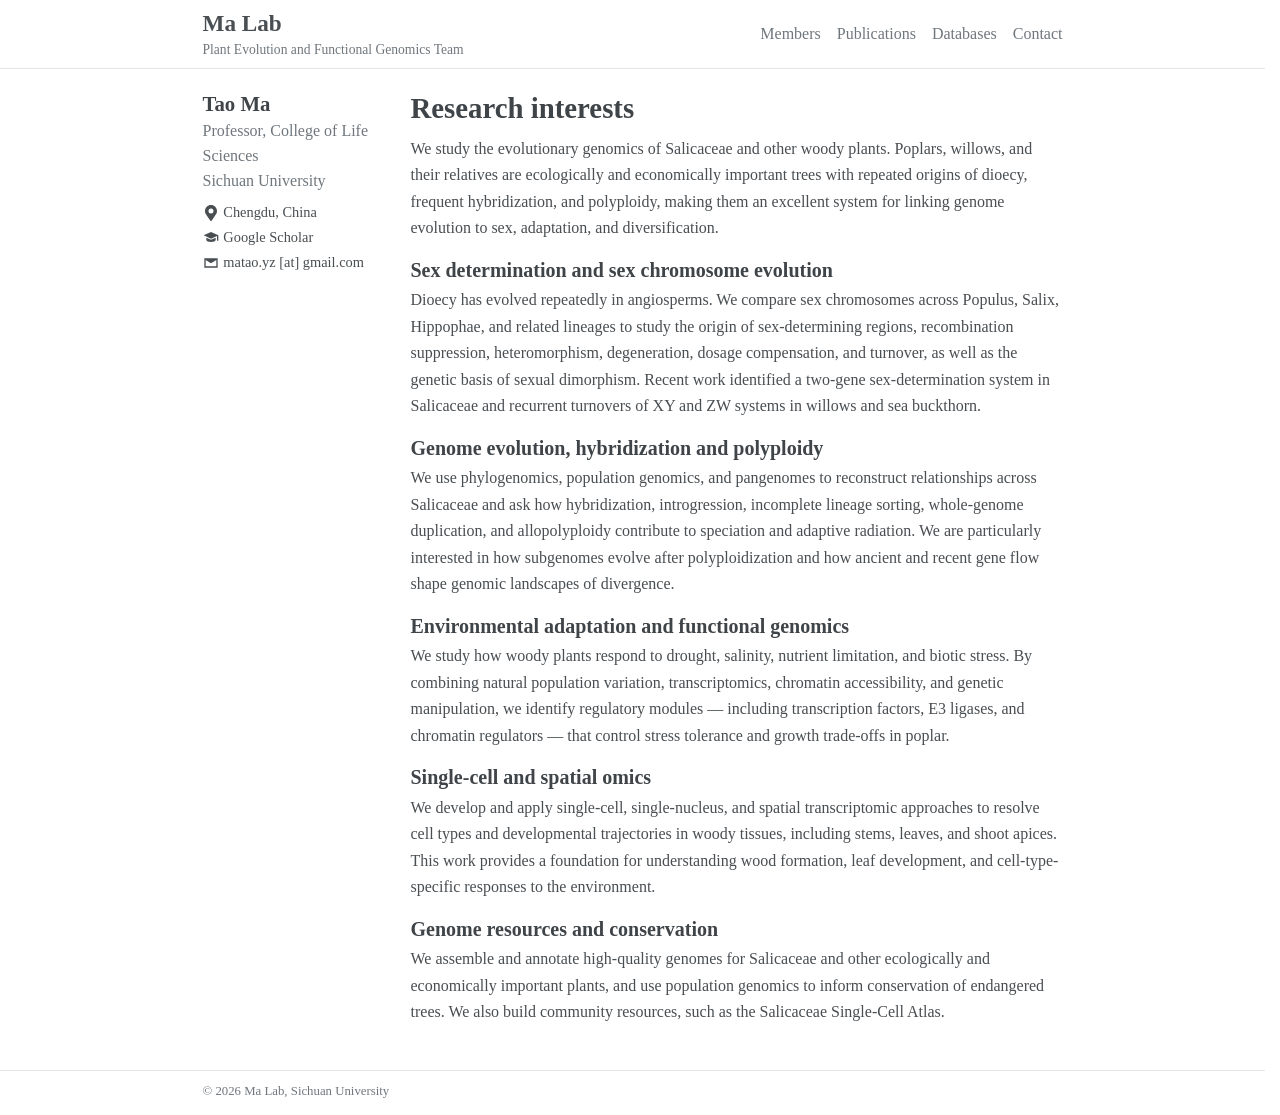
<file: index.html>
<!doctype html>
<html lang="en">
<head>
  <meta charset="utf-8">
  <meta name="viewport" content="width=device-width, initial-scale=1">
  <title>Ma Lab | Sichuan University</title>
  <meta name="description" content="The Ma Lab at Sichuan University studies the evolutionary genomics of poplars, willows and other woody plants, including sex chromosome evolution, polyploidy, environmental adaptation and single-cell biology.">
  <link rel="icon" href="favicon.svg" type="image/svg+xml">
  <link rel="stylesheet" href="css/base.css">
  <link rel="stylesheet" href="css/layout.css">
  <link rel="stylesheet" href="css/components.css">
</head>
<body data-page="home">
  <a class="skip-link" href="#main">Skip to content</a>

  <header class="masthead">
    <div class="wrap masthead-inner">
      <a class="site-title" href="index.html">Ma Lab<span class="site-tagline">Plant Evolution and Functional Genomics Team</span></a>
      <nav class="site-nav" aria-label="Main navigation">
        <a href="members.html" data-nav="members">Members</a>
        <a href="publications.html" data-nav="publications">Publications</a>
        <a href="databases.html" data-nav="databases">Databases</a>
        <a href="contact.html" data-nav="contact">Contact</a>
      </nav>
    </div>
  </header>

  <div class="wrap page page--aside">
    <aside class="profile">
      <p class="profile-name">Tao Ma</p>
      <p class="profile-role">Professor, College of Life Sciences<br>Sichuan University</p>
      <ul class="profile-links">
        <li>
          <svg class="profile-icon" viewBox="0 0 384 512" aria-hidden="true"><path d="M172.3 501.7C27 291 0 269.4 0 192 0 86 86 0 192 0s192 86 192 192c0 77.4-27 99-172.3 309.7-9.5 13.8-29.9 13.8-39.4 0zM192 272a80 80 0 1 0 0-160 80 80 0 0 0 0 160z"/></svg>
          Chengdu, China
        </li>
        <li>
          <svg class="profile-icon" viewBox="0 0 24 24" aria-hidden="true"><path d="M12 3 1 8l11 5 9-4.1V16h2V8L12 3z"/><path d="M5 11.6V15c0 1.7 3.1 3 7 3s7-1.3 7-3v-3.4l-7 3.2-7-3.2z"/></svg>
          <a href="https://scholar.google.com/citations?user=3b_uB8UAAAAJ" target="_blank" rel="noopener">Google Scholar</a>
        </li>
        <li>
          <svg class="profile-icon" viewBox="0 0 24 24" aria-hidden="true"><path d="M2 5h20v14H2V5zm2 2.4V17h16V7.4l-8 4.9-8-4.9z"/></svg>
          <a href="mailto:matao.yz@gmail.com">matao.yz [at] gmail.com</a>
        </li>
      </ul>
    </aside>

    <main class="content" id="main">
      <h1>Research interests</h1>
      <p>We study the evolutionary genomics of Salicaceae and other woody plants. Poplars, willows, and their relatives are ecologically and economically important trees with repeated origins of dioecy, frequent hybridization, and polyploidy, making them an excellent system for linking genome evolution to sex, adaptation, and diversification.</p>

      <h2>Sex determination and sex chromosome evolution</h2>
      <p>Dioecy has evolved repeatedly in angiosperms. We compare sex chromosomes across Populus, Salix, Hippophae, and related lineages to study the origin of sex-determining regions, recombination suppression, heteromorphism, degeneration, dosage compensation, and turnover, as well as the genetic basis of sexual dimorphism. Recent work identified a two-gene sex-determination system in Salicaceae and recurrent turnovers of XY and ZW systems in willows and sea buckthorn.</p>

      <h2>Genome evolution, hybridization and polyploidy</h2>
      <p>We use phylogenomics, population genomics, and pangenomes to reconstruct relationships across Salicaceae and ask how hybridization, introgression, incomplete lineage sorting, whole-genome duplication, and allopolyploidy contribute to speciation and adaptive radiation. We are particularly interested in how subgenomes evolve after polyploidization and how ancient and recent gene flow shape genomic landscapes of divergence.</p>

      <h2>Environmental adaptation and functional genomics</h2>
      <p>We study how woody plants respond to drought, salinity, nutrient limitation, and biotic stress. By combining natural population variation, transcriptomics, chromatin accessibility, and genetic manipulation, we identify regulatory modules — including transcription factors, E3 ligases, and chromatin regulators — that control stress tolerance and growth trade-offs in poplar.</p>

      <h2>Single-cell and spatial omics</h2>
      <p>We develop and apply single-cell, single-nucleus, and spatial transcriptomic approaches to resolve cell types and developmental trajectories in woody tissues, including stems, leaves, and shoot apices. This work provides a foundation for understanding wood formation, leaf development, and cell-type-specific responses to the environment.</p>

      <h2>Genome resources and conservation</h2>
      <p>We assemble and annotate high-quality genomes for Salicaceae and other ecologically and economically important plants, and use population genomics to inform conservation of endangered trees. We also build community resources, such as the Salicaceae Single-Cell Atlas.</p>
    </main>
  </div>

  <footer class="site-footer">
    <div class="wrap">
      <p>© <span data-year>2026</span> Ma Lab, Sichuan University</p>
    </div>
  </footer>

  <script src="js/main.js"></script>
</body>
</html>
</file>
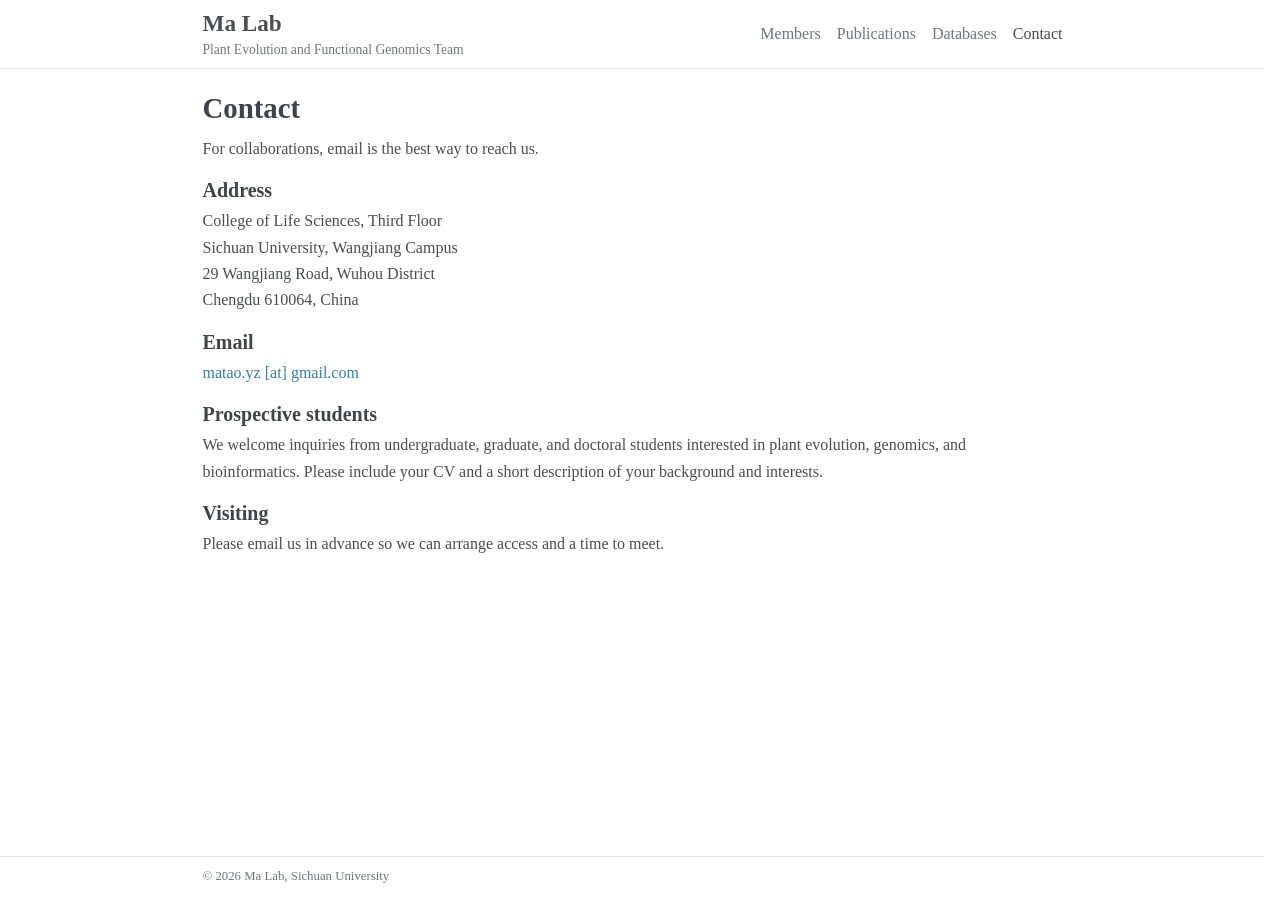
<file: contact.html>
<!doctype html>
<html lang="en">
<head>
  <meta charset="utf-8">
  <meta name="viewport" content="width=device-width, initial-scale=1">
  <title>Contact | Ma Lab</title>
  <meta name="description" content="Contact the Ma Lab at the College of Life Sciences, Sichuan University, Chengdu, China.">
  <link rel="icon" href="favicon.svg" type="image/svg+xml">
  <link rel="stylesheet" href="css/base.css">
  <link rel="stylesheet" href="css/layout.css">
  <link rel="stylesheet" href="css/components.css">
</head>
<body data-page="contact">
  <a class="skip-link" href="#main">Skip to content</a>

  <header class="masthead">
    <div class="wrap masthead-inner">
      <a class="site-title" href="index.html">Ma Lab<span class="site-tagline">Plant Evolution and Functional Genomics Team</span></a>
      <nav class="site-nav" aria-label="Main navigation">
        <a href="members.html" data-nav="members">Members</a>
        <a href="publications.html" data-nav="publications">Publications</a>
        <a href="databases.html" data-nav="databases">Databases</a>
        <a href="contact.html" data-nav="contact">Contact</a>
      </nav>
    </div>
  </header>

  <div class="wrap page">
    <main class="content" id="main">
      <h1>Contact</h1>
      <p>For collaborations, email is the best way to reach us.</p>

      <h2>Address</h2>
      <p>College of Life Sciences, Third Floor<br>Sichuan University, Wangjiang Campus<br>29 Wangjiang Road, Wuhou District<br>Chengdu 610064, China</p>

      <h2>Email</h2>
      <p><a href="mailto:matao.yz@gmail.com">matao.yz [at] gmail.com</a></p>

      <h2>Prospective students</h2>
      <p>We welcome inquiries from undergraduate, graduate, and doctoral students interested in plant evolution, genomics, and bioinformatics. Please include your CV and a short description of your background and interests.</p>

      <h2>Visiting</h2>
      <p>Please email us in advance so we can arrange access and a time to meet.</p>
    </main>
  </div>

  <footer class="site-footer">
    <div class="wrap">
      <p>© <span data-year>2026</span> Ma Lab, Sichuan University</p>
    </div>
  </footer>

  <script src="js/main.js"></script>
</body>
</html>
</file>
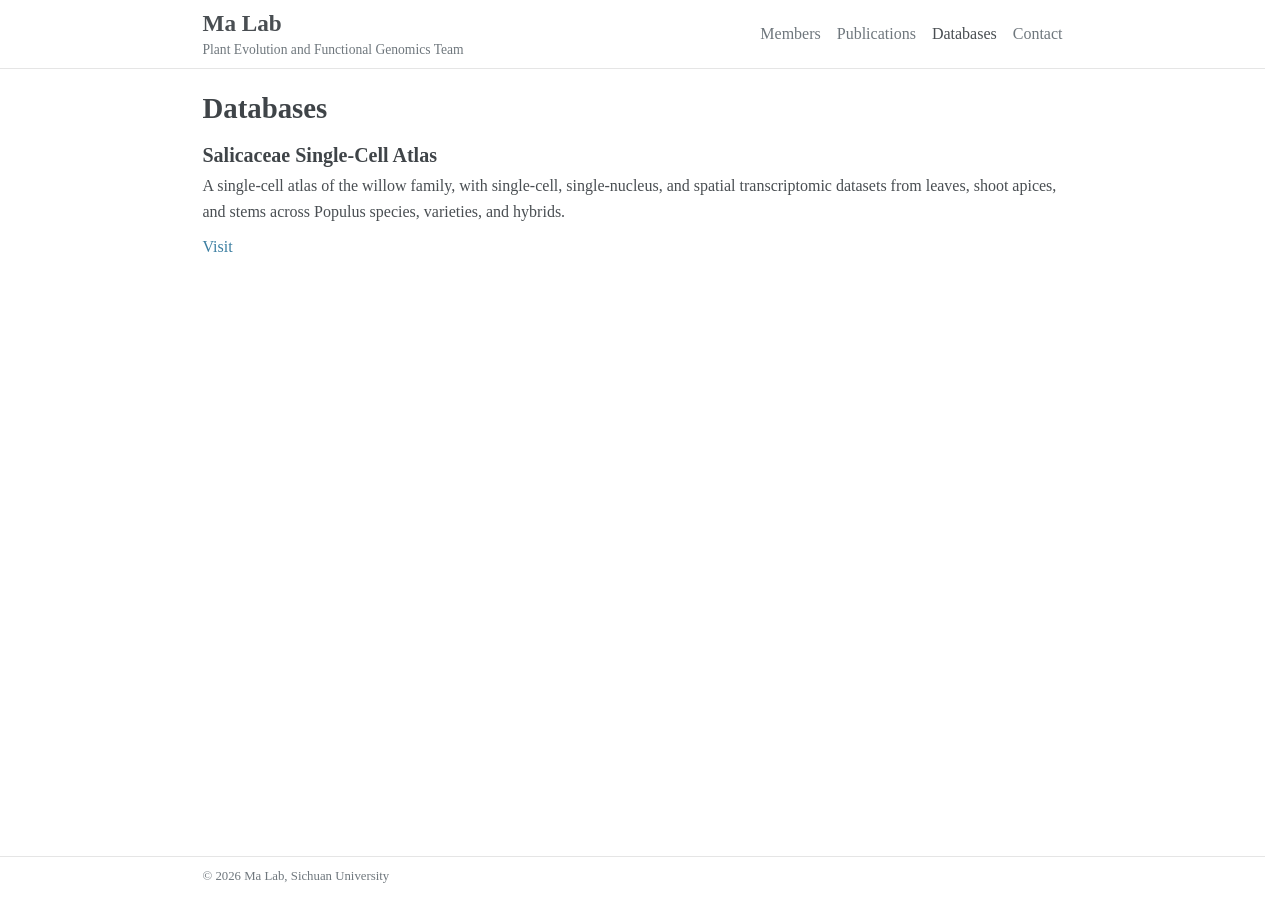
<file: databases.html>
<!doctype html>
<html lang="en">
<head>
  <meta charset="utf-8">
  <meta name="viewport" content="width=device-width, initial-scale=1">
  <title>Databases | Ma Lab</title>
  <meta name="description" content="Genomic, single-cell and omics databases and resources developed by the Ma Lab at Sichuan University.">
  <link rel="icon" href="favicon.svg" type="image/svg+xml">
  <link rel="stylesheet" href="css/base.css">
  <link rel="stylesheet" href="css/layout.css">
  <link rel="stylesheet" href="css/components.css">
</head>
<body data-page="databases">
  <a class="skip-link" href="#main">Skip to content</a>

  <header class="masthead">
    <div class="wrap masthead-inner">
      <a class="site-title" href="index.html">Ma Lab<span class="site-tagline">Plant Evolution and Functional Genomics Team</span></a>
      <nav class="site-nav" aria-label="Main navigation">
        <a href="members.html" data-nav="members">Members</a>
        <a href="publications.html" data-nav="publications">Publications</a>
        <a href="databases.html" data-nav="databases">Databases</a>
        <a href="contact.html" data-nav="contact">Contact</a>
      </nav>
    </div>
  </header>

  <div class="wrap page">
    <main class="content" id="main">
      <h1>Databases</h1>
      <h2>Salicaceae Single-Cell Atlas</h2>
      <p>A single-cell atlas of the willow family, with single-cell, single-nucleus, and spatial transcriptomic datasets from leaves, shoot apices, and stems across Populus species, varieties, and hybrids.</p>
      <p><a href="https://scu-populus.shinyapps.io/home/" target="_blank" rel="noopener">Visit</a></p>
    </main>
  </div>

  <footer class="site-footer">
    <div class="wrap">
      <p>© <span data-year>2026</span> Ma Lab, Sichuan University</p>
    </div>
  </footer>

  <script src="js/main.js"></script>
</body>
</html>
</file>
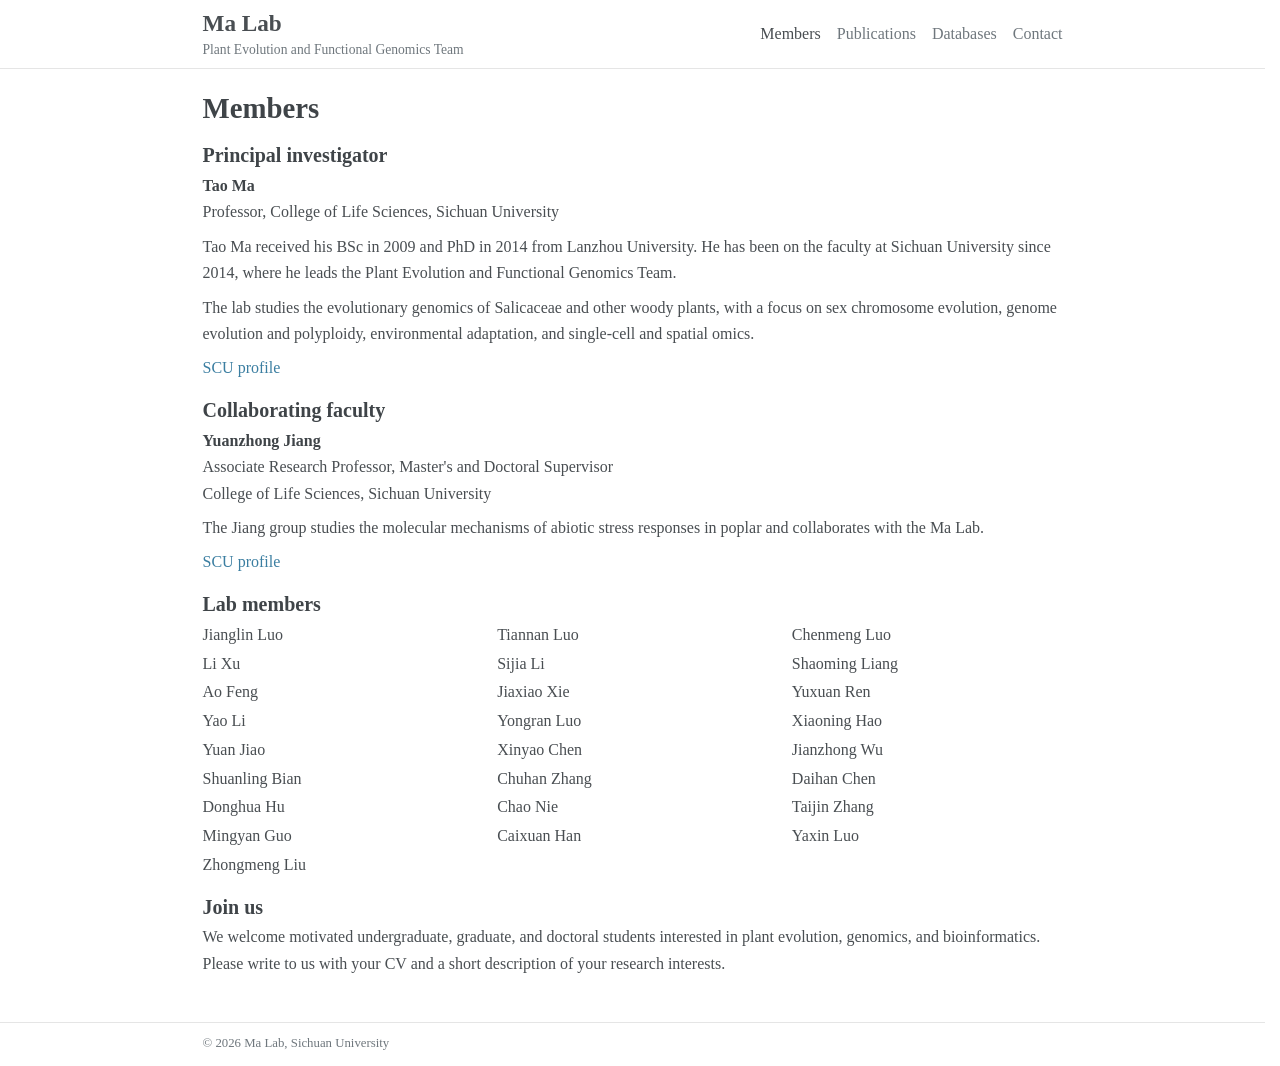
<file: members.html>
<!doctype html>
<html lang="en">
<head>
  <meta charset="utf-8">
  <meta name="viewport" content="width=device-width, initial-scale=1">
  <title>Members | Ma Lab</title>
  <meta name="description" content="People in the Ma Lab at Sichuan University: principal investigator, collaborating faculty and lab members.">
  <link rel="icon" href="favicon.svg" type="image/svg+xml">
  <link rel="stylesheet" href="css/base.css">
  <link rel="stylesheet" href="css/layout.css">
  <link rel="stylesheet" href="css/components.css">
</head>
<body data-page="members">
  <a class="skip-link" href="#main">Skip to content</a>

  <header class="masthead">
    <div class="wrap masthead-inner">
      <a class="site-title" href="index.html">Ma Lab<span class="site-tagline">Plant Evolution and Functional Genomics Team</span></a>
      <nav class="site-nav" aria-label="Main navigation">
        <a href="members.html" data-nav="members">Members</a>
        <a href="publications.html" data-nav="publications">Publications</a>
        <a href="databases.html" data-nav="databases">Databases</a>
        <a href="contact.html" data-nav="contact">Contact</a>
      </nav>
    </div>
  </header>

  <div class="wrap page">
    <main class="content" id="main">
      <h1>Members</h1>

      <h2>Principal investigator</h2>
      <p><strong>Tao Ma</strong><br>Professor, College of Life Sciences, Sichuan University</p>
      <p>Tao Ma received his BSc in 2009 and PhD in 2014 from Lanzhou University. He has been on the faculty at Sichuan University since 2014, where he leads the Plant Evolution and Functional Genomics Team.</p>
      <p>The lab studies the evolutionary genomics of Salicaceae and other woody plants, with a focus on sex chromosome evolution, genome evolution and polyploidy, environmental adaptation, and single-cell and spatial omics.</p>
      <p><a href="https://life.scu.edu.cn/info/1048/1868.htm" target="_blank" rel="noopener">SCU profile</a></p>

      <h2>Collaborating faculty</h2>
      <p><strong>Yuanzhong Jiang</strong><br>Associate Research Professor, Master's and Doctoral Supervisor<br>College of Life Sciences, Sichuan University</p>
      <p>The Jiang group studies the molecular mechanisms of abiotic stress responses in poplar and collaborates with the Ma Lab.</p>
      <p><a href="https://life.scu.edu.cn/info/1121/4437.htm" target="_blank" rel="noopener">SCU profile</a></p>

      <h2>Lab members</h2>
      <ul class="member-list">
        <li>Jianglin Luo</li>
        <li>Tiannan Luo</li>
        <li>Chenmeng Luo</li>
        <li>Li Xu</li>
        <li>Sijia Li</li>
        <li>Shaoming Liang</li>
        <li>Ao Feng</li>
        <li>Jiaxiao Xie</li>
        <li>Yuxuan Ren</li>
        <li>Yao Li</li>
        <li>Yongran Luo</li>
        <li>Xiaoning Hao</li>
        <li>Yuan Jiao</li>
        <li>Xinyao Chen</li>
        <li>Jianzhong Wu</li>
        <li>Shuanling Bian</li>
        <li>Chuhan Zhang</li>
        <li>Daihan Chen</li>
        <li>Donghua Hu</li>
        <li>Chao Nie</li>
        <li>Taijin Zhang</li>
        <li>Mingyan Guo</li>
        <li>Caixuan Han</li>
        <li>Yaxin Luo</li>
        <li>Zhongmeng Liu</li>
      </ul>

      <h2>Join us</h2>
      <p>We welcome motivated undergraduate, graduate, and doctoral students interested in plant evolution, genomics, and bioinformatics. Please write to us with your CV and a short description of your research interests.</p>
    </main>
  </div>

  <footer class="site-footer">
    <div class="wrap">
      <p>© <span data-year>2026</span> Ma Lab, Sichuan University</p>
    </div>
  </footer>

  <script src="js/main.js"></script>
</body>
</html>
</file>
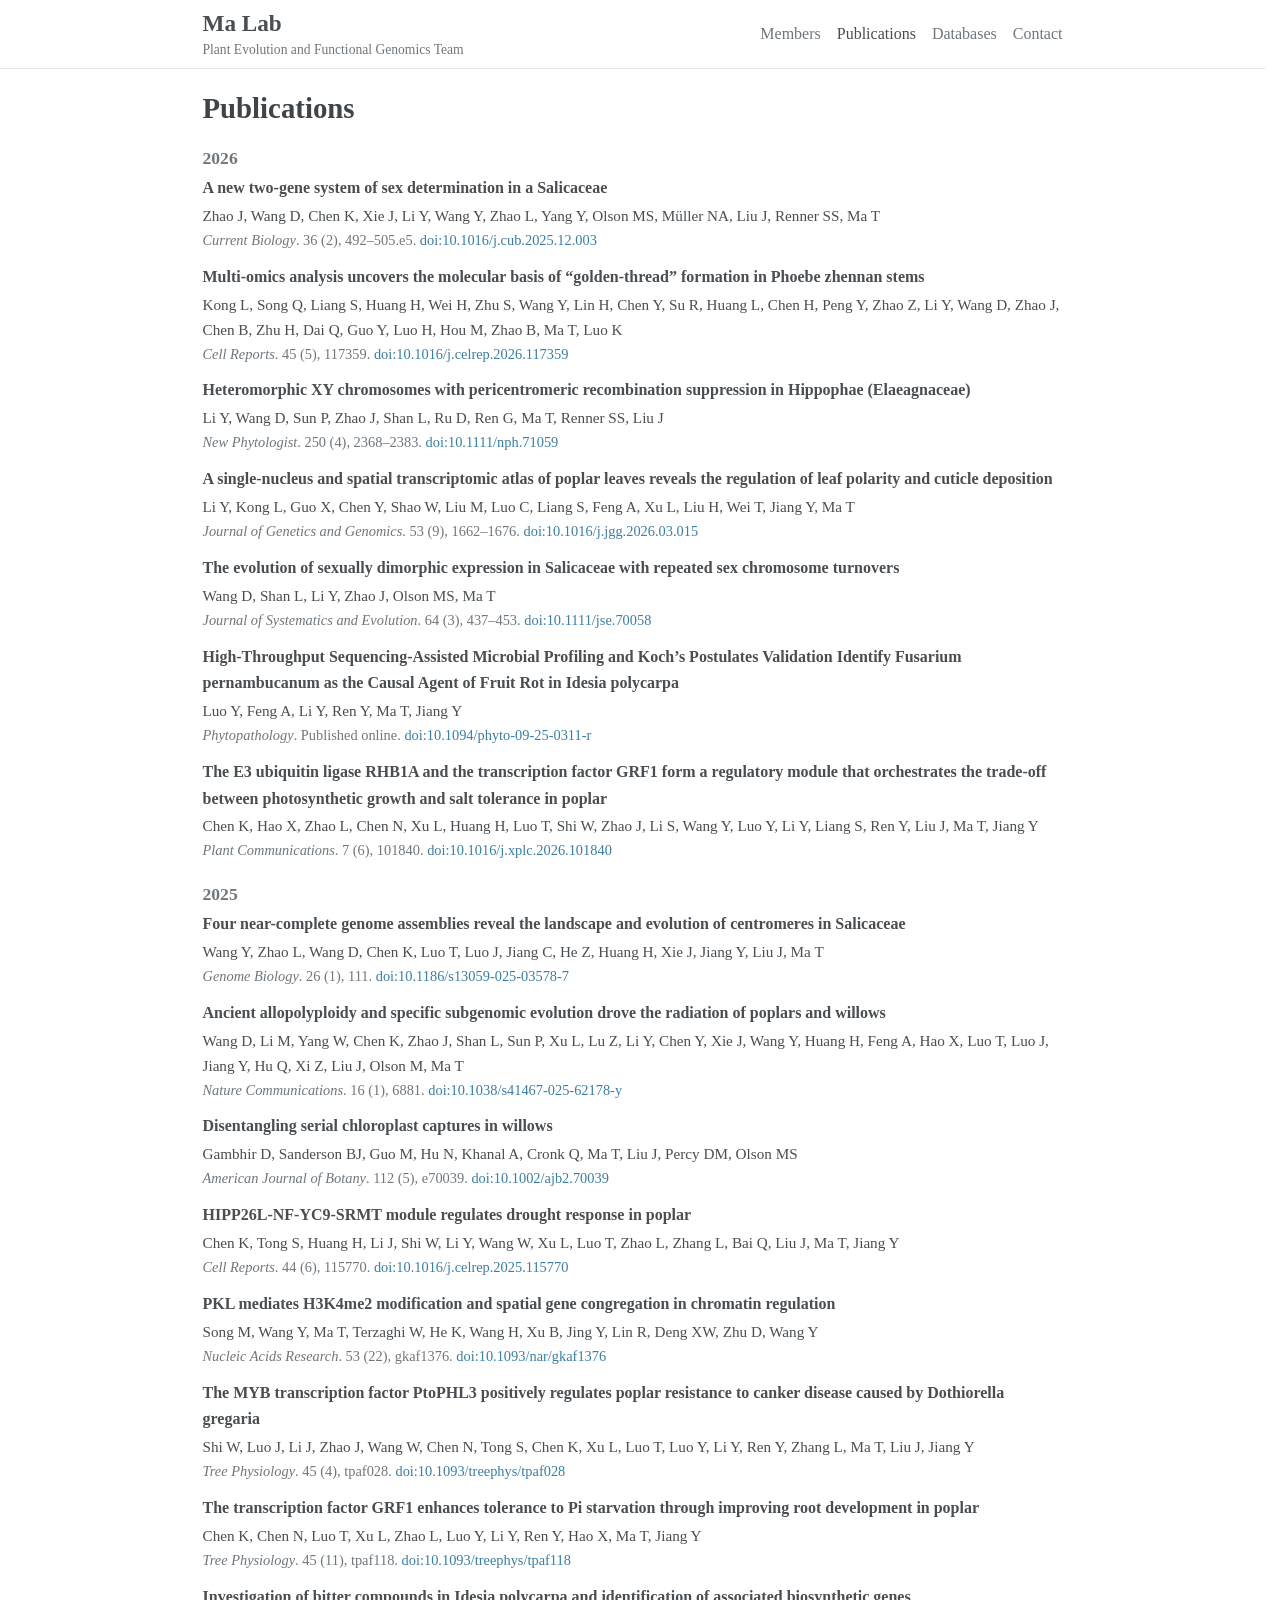
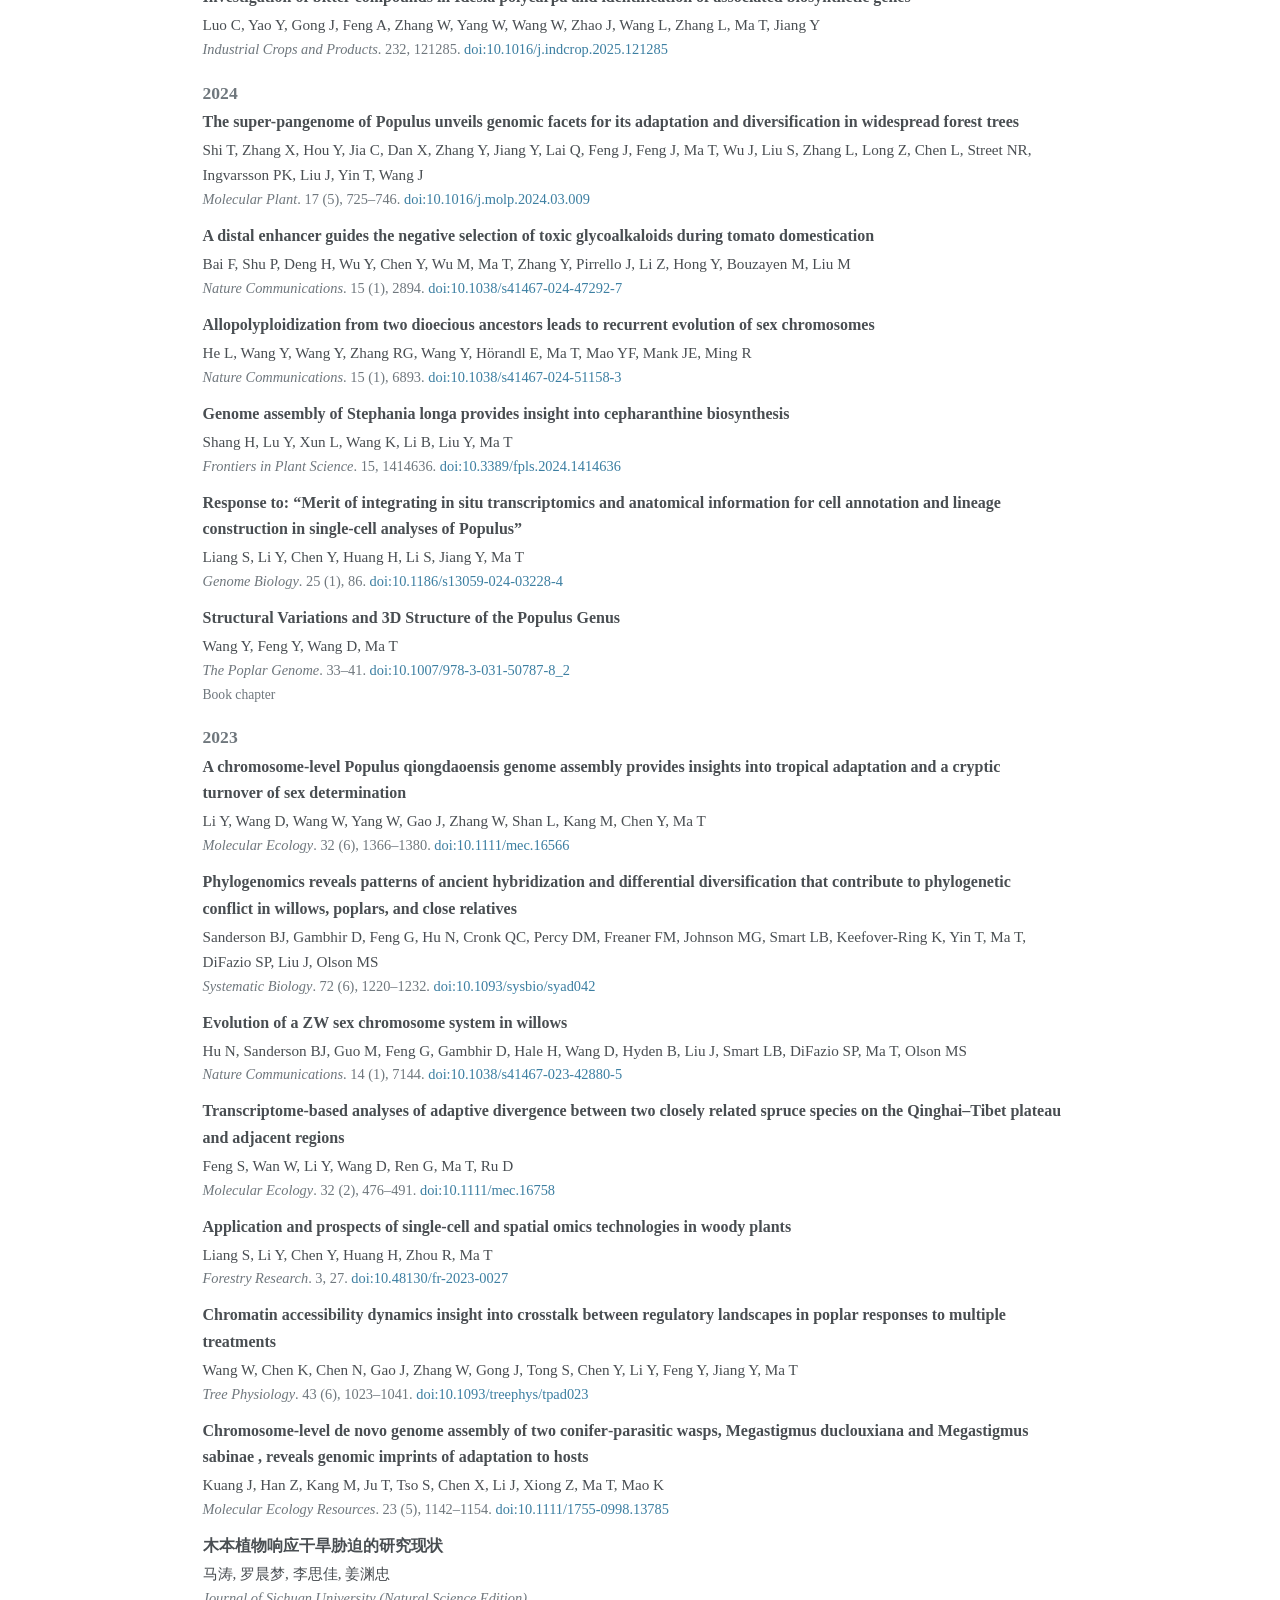
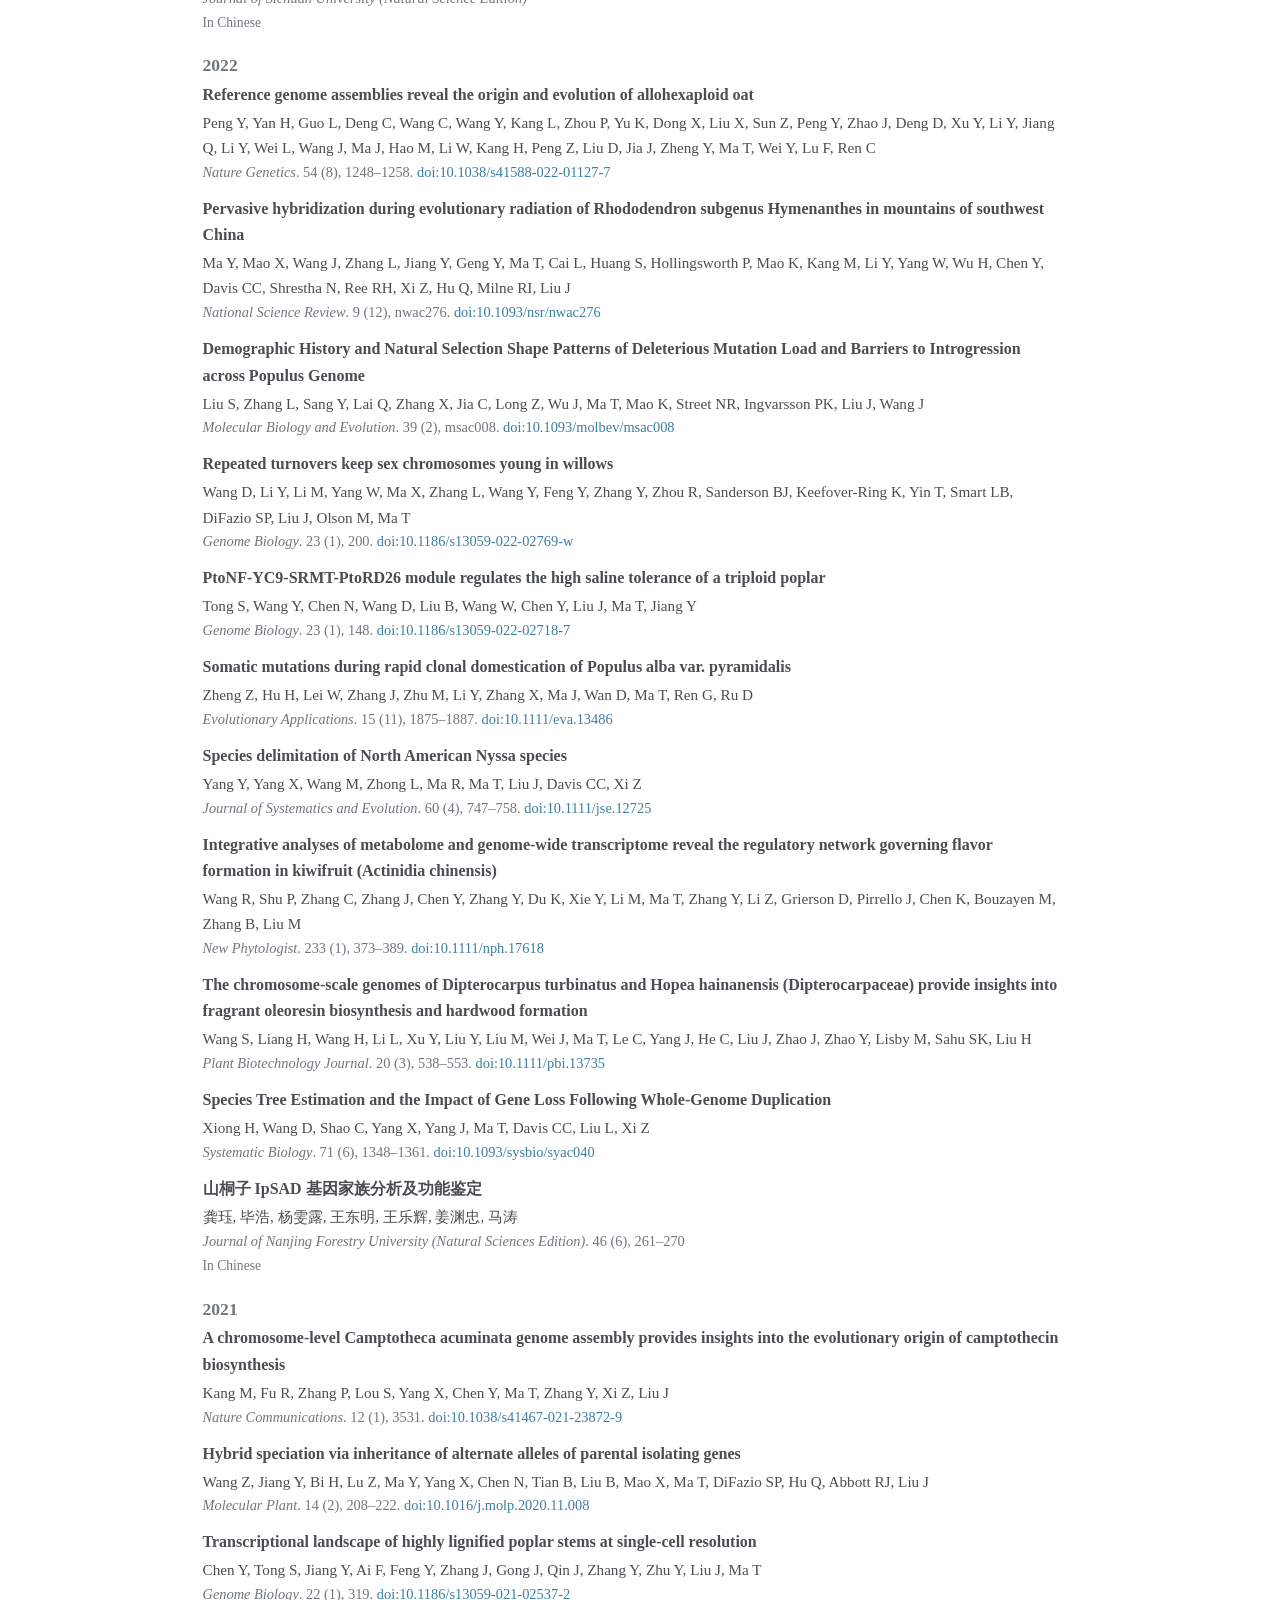
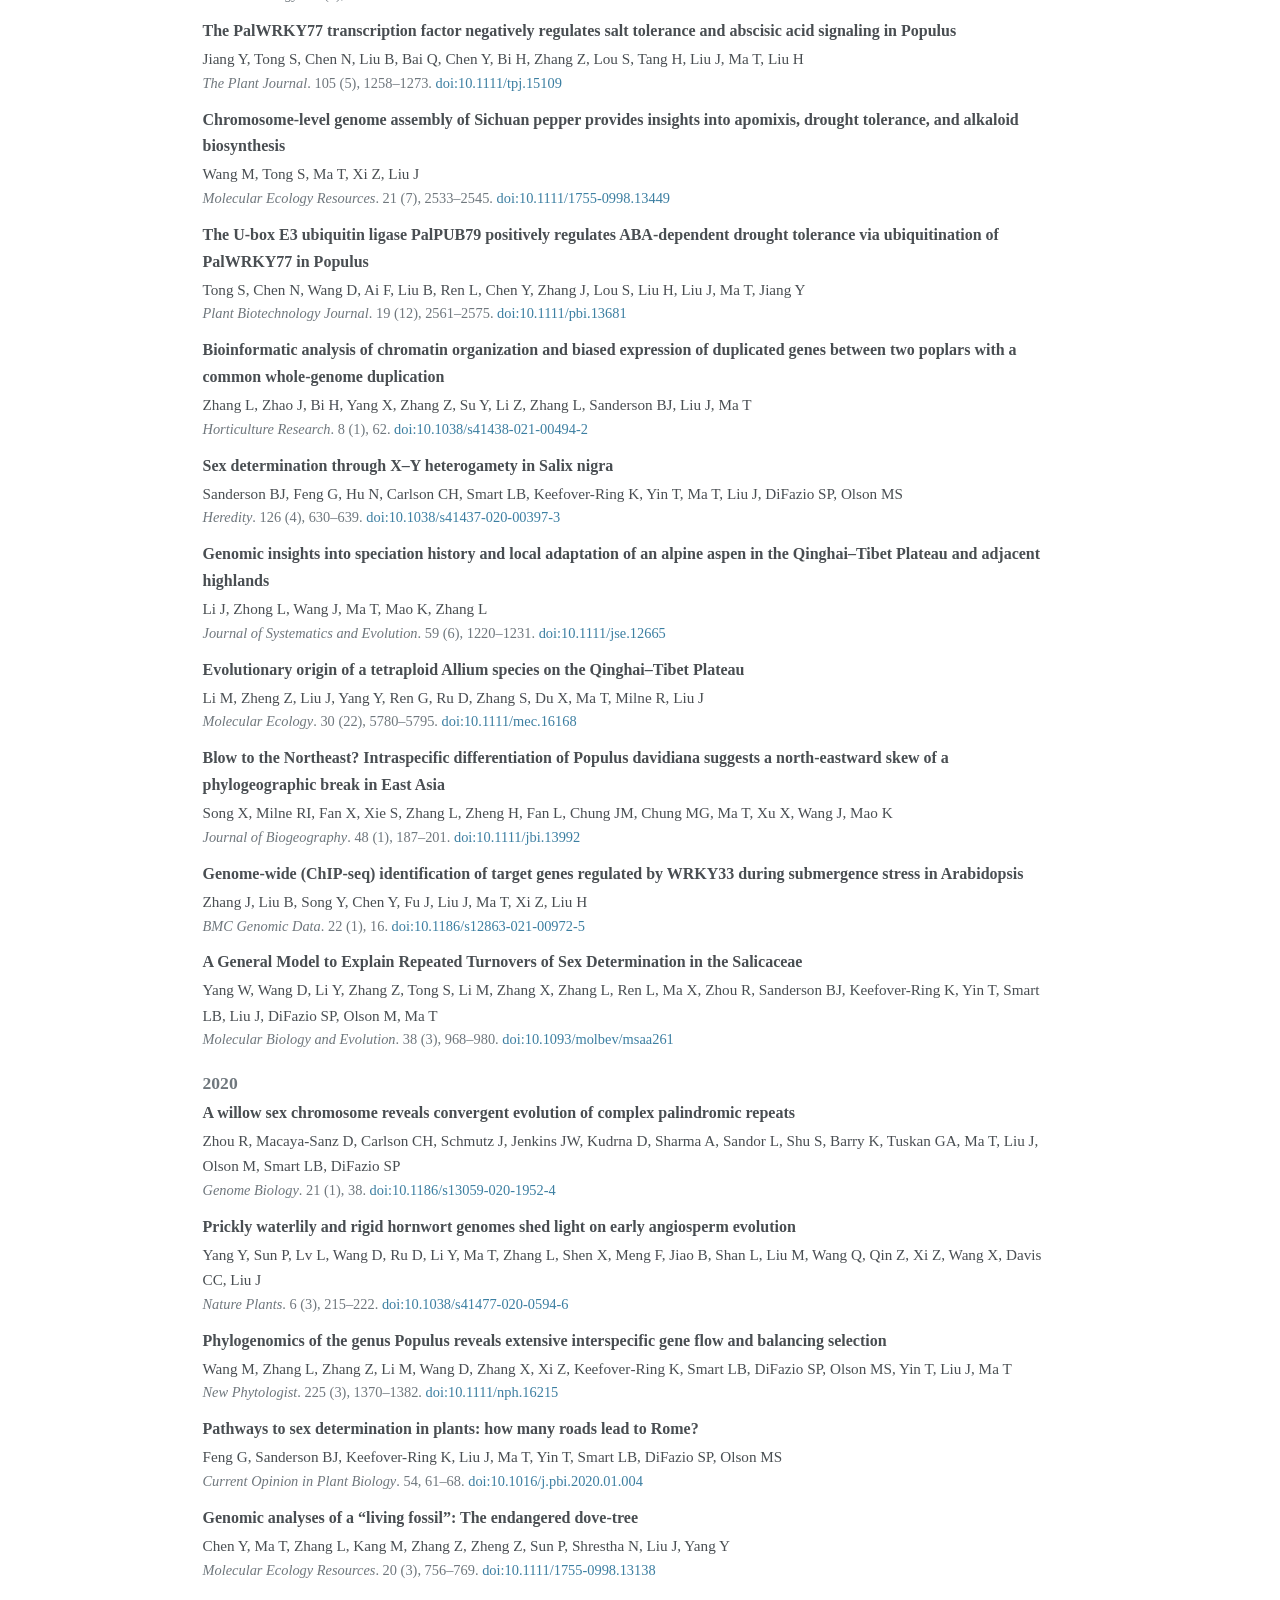
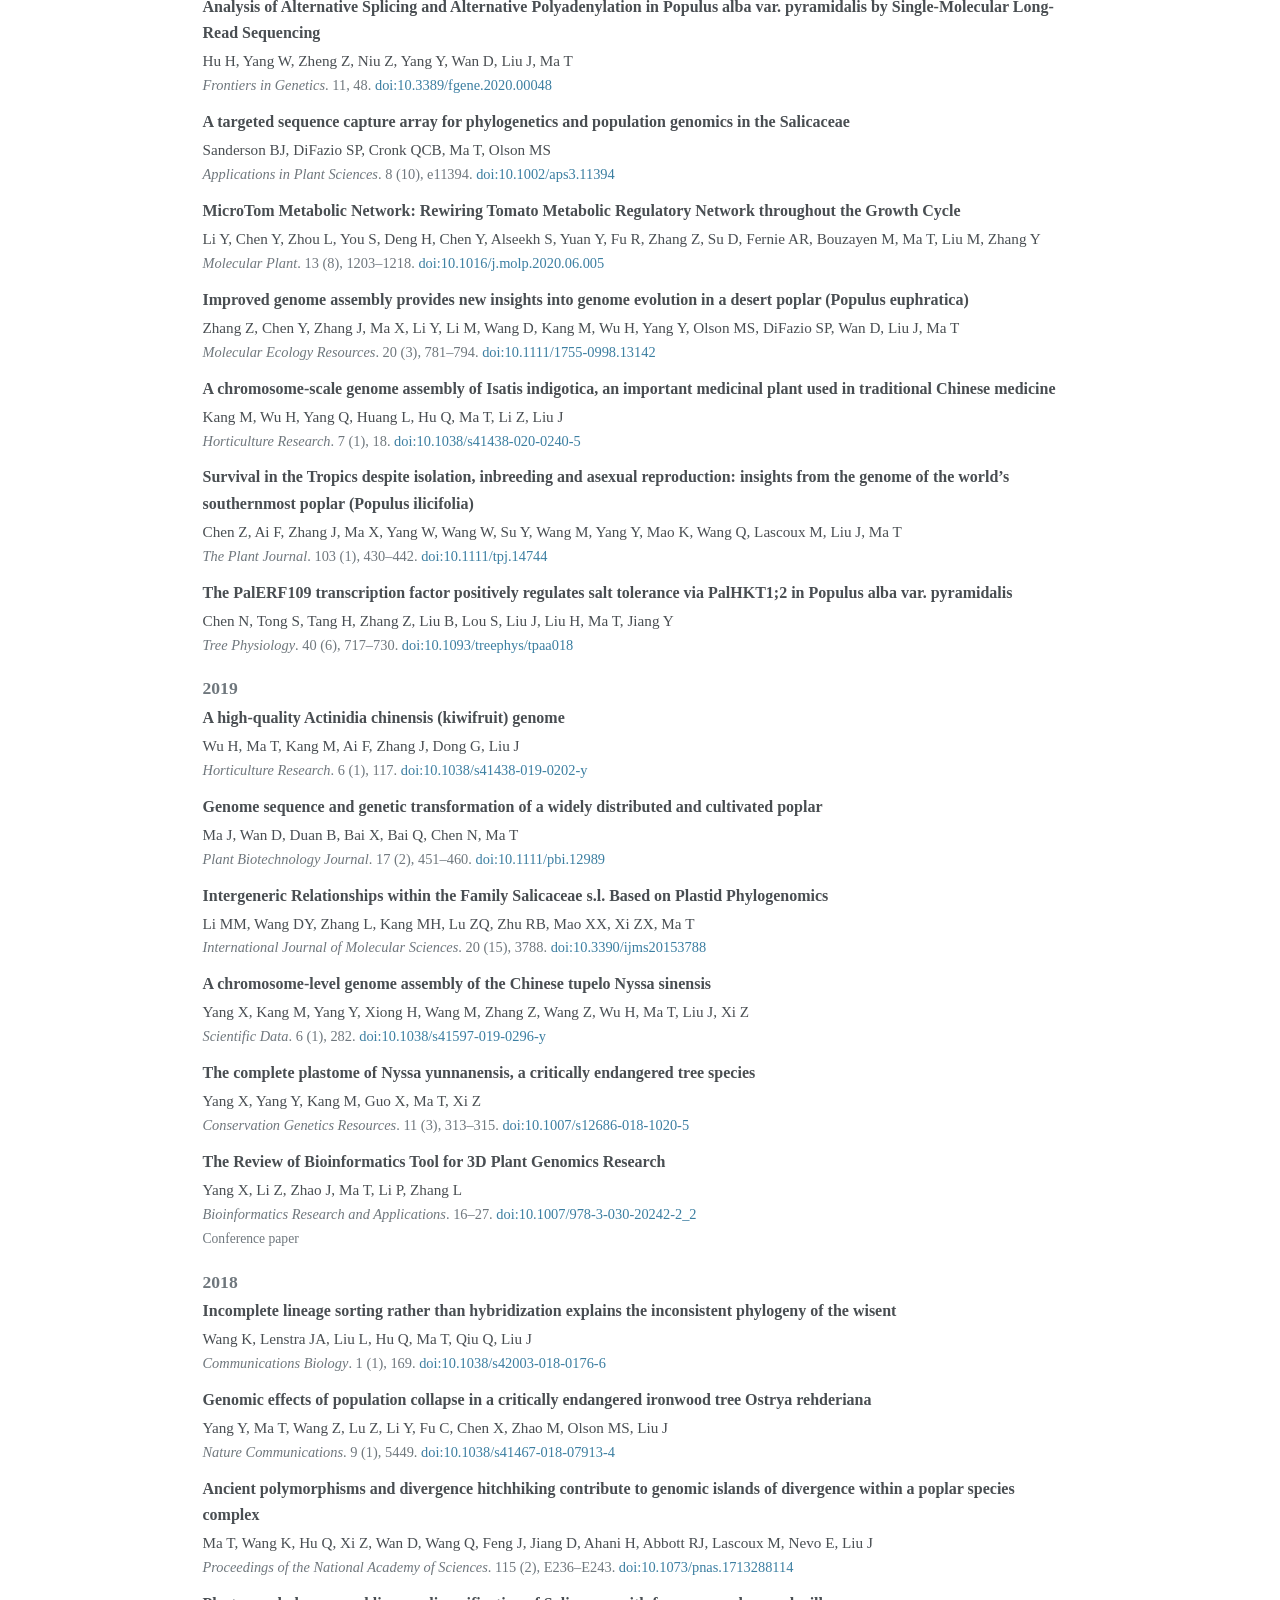
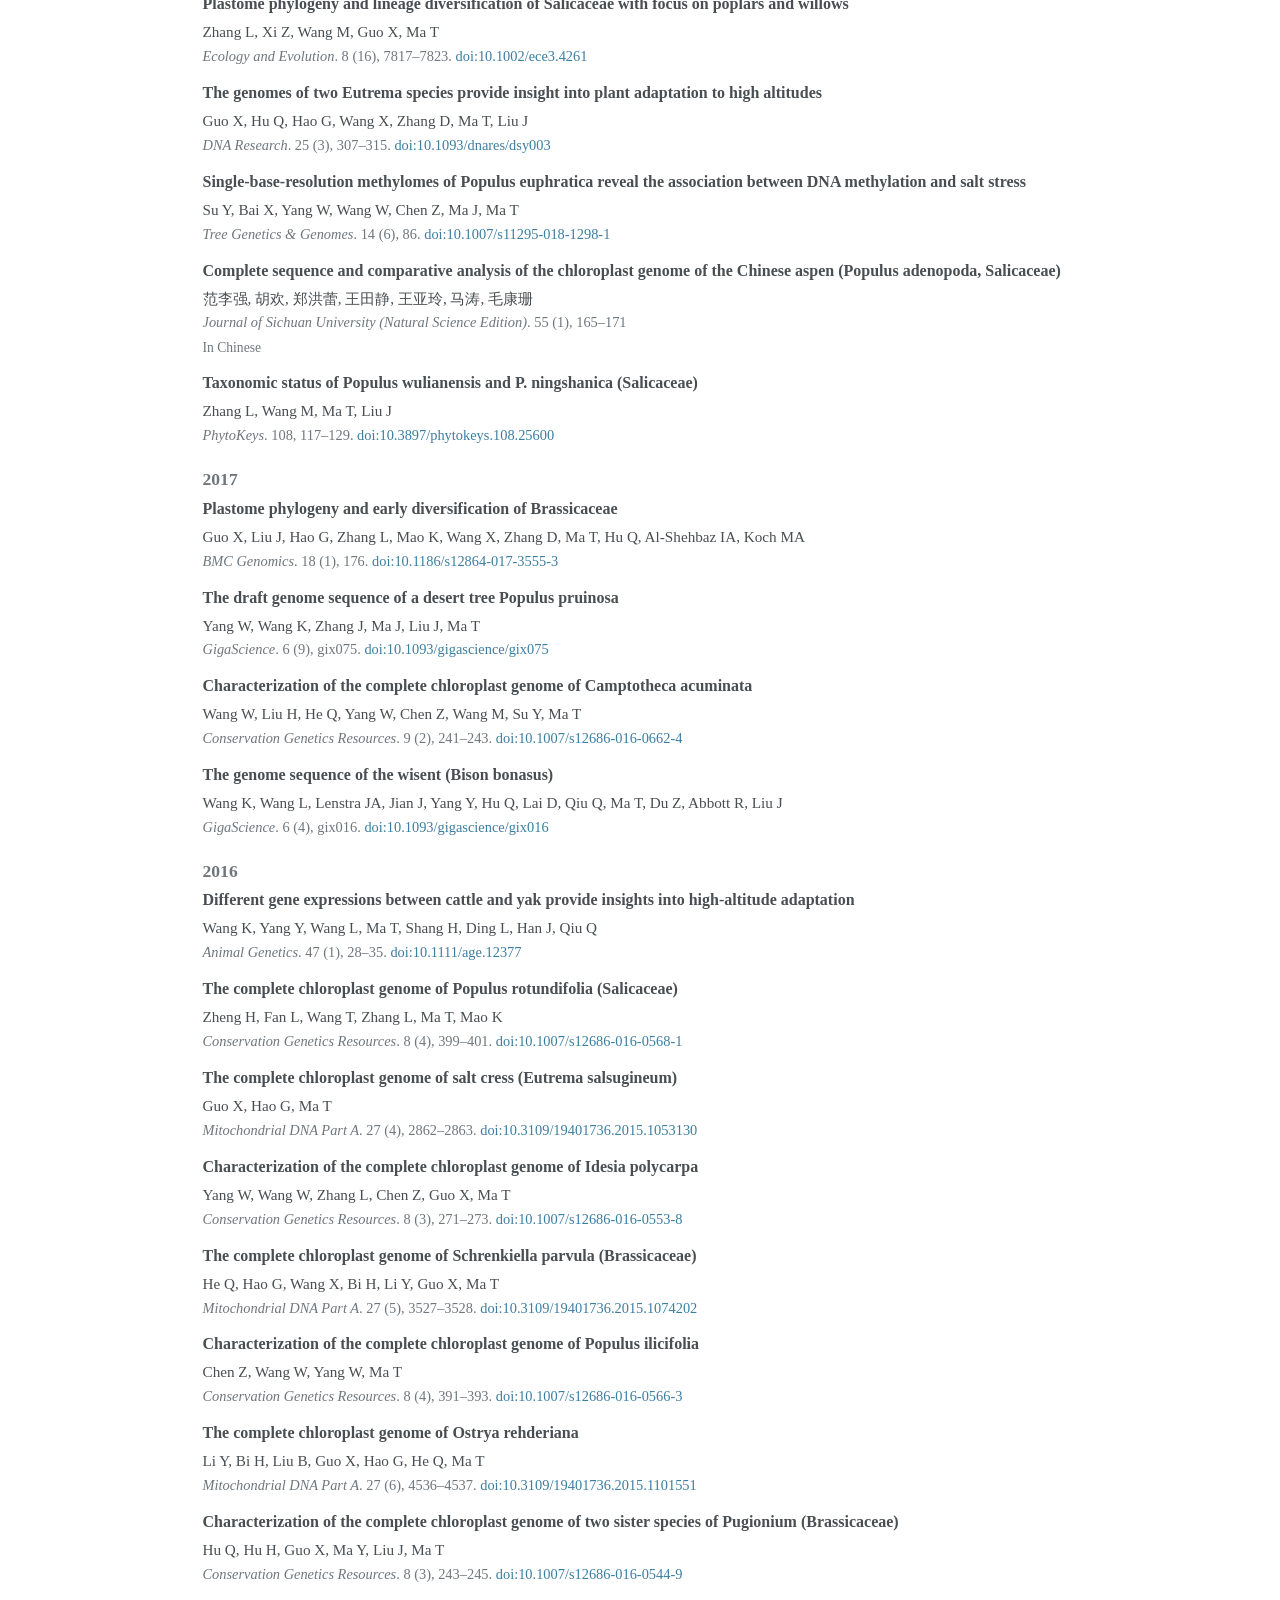
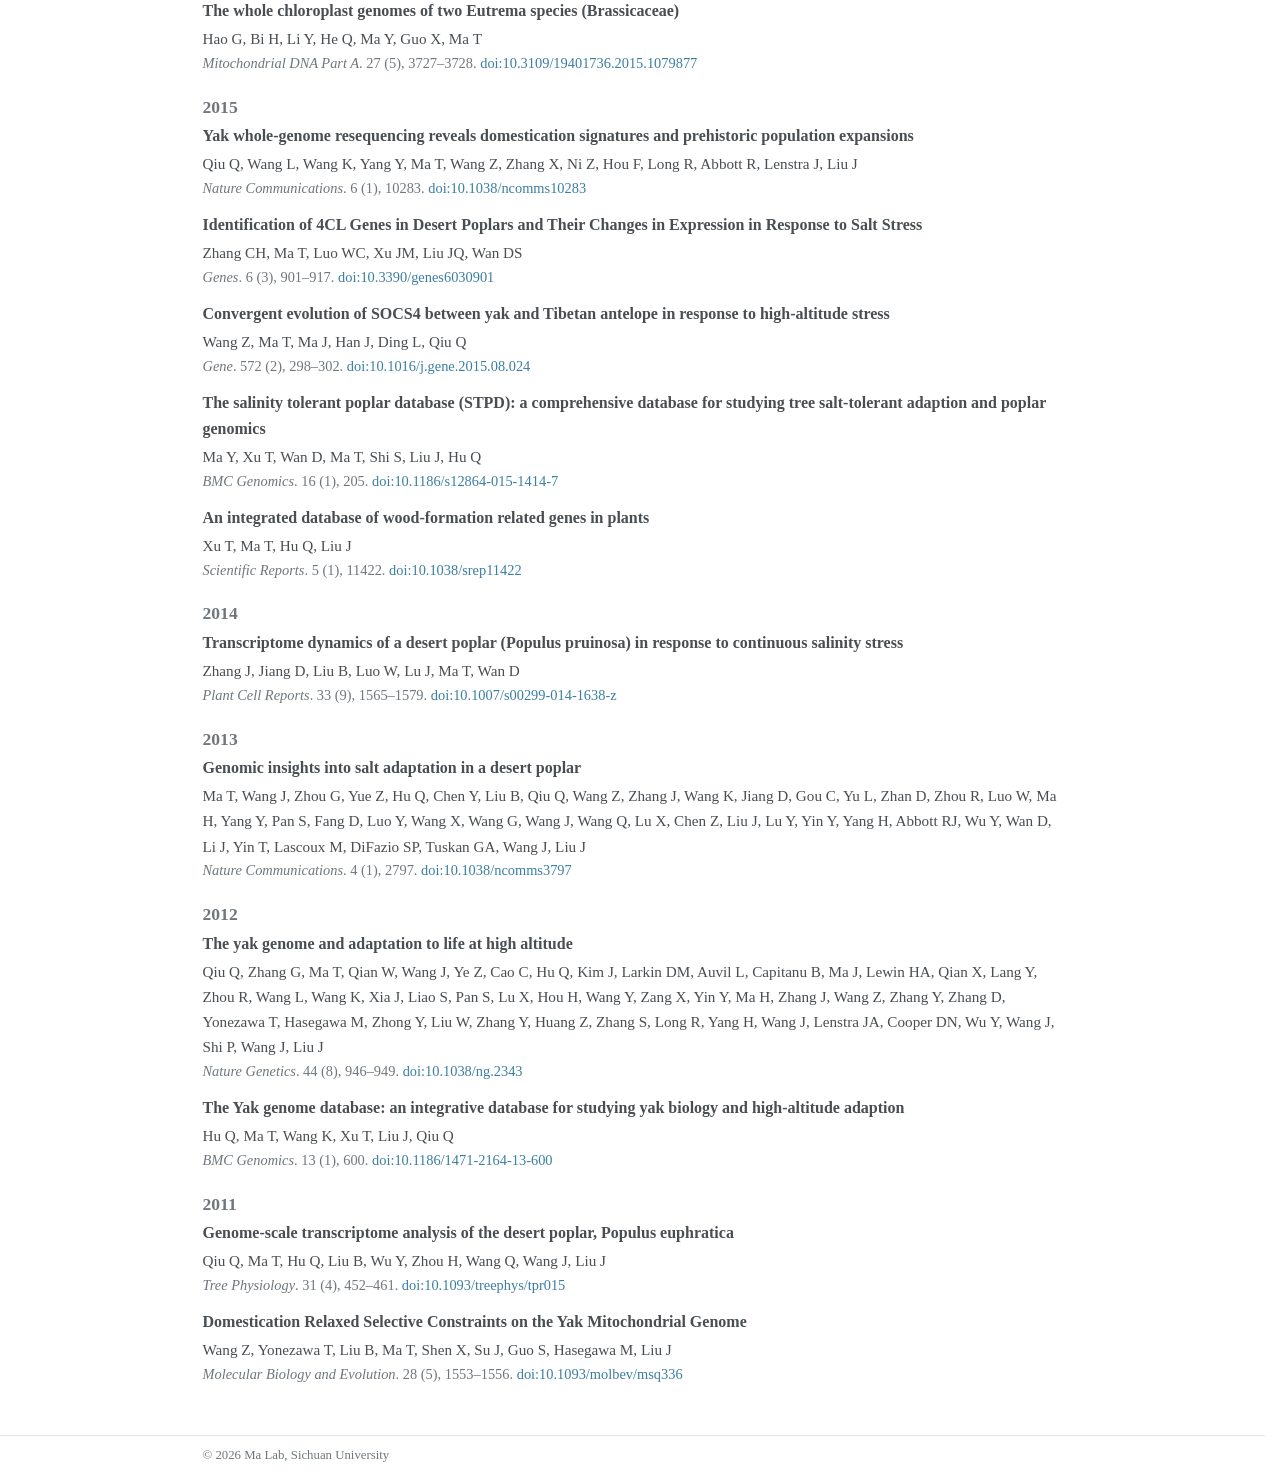
<file: publications.html>
<!doctype html>
<html lang="en">
<head>
  <meta charset="utf-8">
  <meta name="viewport" content="width=device-width, initial-scale=1">
  <title>Publications | Ma Lab</title>
  <meta name="description" content="Publications from the Ma Lab on plant evolutionary genomics, sex chromosome evolution, polyploidy, environmental adaptation, single-cell biology and diversification in woody plants.">
  <link rel="icon" href="favicon.svg" type="image/svg+xml">
  <link rel="stylesheet" href="css/base.css">
  <link rel="stylesheet" href="css/layout.css">
  <link rel="stylesheet" href="css/components.css">
</head>
<body data-page="publications">
  <a class="skip-link" href="#main">Skip to content</a>

  <header class="masthead">
    <div class="wrap masthead-inner">
      <a class="site-title" href="index.html">Ma Lab<span class="site-tagline">Plant Evolution and Functional Genomics Team</span></a>
      <nav class="site-nav" aria-label="Main navigation">
        <a href="members.html" data-nav="members">Members</a>
        <a href="publications.html" data-nav="publications">Publications</a>
        <a href="databases.html" data-nav="databases">Databases</a>
        <a href="contact.html" data-nav="contact">Contact</a>
      </nav>
    </div>
  </header>

  <div class="wrap page">
    <main class="content" id="main">
      <h1>Publications</h1>
      <p class="muted" id="pub-empty">The publication list requires JavaScript to display. You can also browse the lab profile on <a href="https://scholar.google.com/citations?user=3b_uB8UAAAAJ" target="_blank" rel="noopener">Google Scholar</a>.</p>
      <div id="publication-list"></div>
    </main>
  </div>

  <footer class="site-footer">
    <div class="wrap">
      <p>© <span data-year>2026</span> Ma Lab, Sichuan University</p>
    </div>
  </footer>

  <script src="js/publications-data.js"></script>
  <script src="js/publications.js"></script>
  <script src="js/main.js"></script>
</body>
</html>
</file>
<file: css/base.css>
:root {
  --text: #494e52;
  --heading: #3f4448;
  --muted: #6f777d;
  --border: #e5e5e5;
  --link: #3b7ea1;
  --wrap: 860px;
}

*,
*::before,
*::after {
  box-sizing: border-box;
}

html {
  overflow-y: scroll;
  scrollbar-gutter: stable;
}

body {
  display: flex;
  flex-direction: column;
  min-height: 100vh;
  margin: 0;
  background: #fff;
  color: var(--text);
  font-size: 16px;
  line-height: 1.65;
  -webkit-font-smoothing: antialiased;
}

h1,
h2,
h3 {
  color: var(--heading);
  font-weight: 700;
  line-height: 1.3;
}

h1 {
  margin: 0 0 0.55rem;
  font-size: 1.8rem;
}

h2 {
  margin: 0.95rem 0 0.3rem;
  font-size: 1.25rem;
}

h3 {
  margin: 0.7rem 0 0.2rem;
  font-size: 1rem;
}

p {
  margin: 0 0 0.5rem;
}

ul,
ol {
  margin: 0 0 0.5rem;
  padding-left: 1.3rem;
}

li {
  margin-bottom: 0.2rem;
}

a {
  color: var(--link);
  text-decoration: none;
}

a:hover {
  text-decoration: underline;
}

strong {
  color: var(--heading);
  font-weight: 700;
}

em {
  font-style: italic;
}

:focus-visible {
  outline: 2px solid var(--link);
  outline-offset: 3px;
}

.wrap {
  width: min(100% - 64px, var(--wrap));
  margin-inline: auto;
}

.muted {
  color: var(--muted);
}

.skip-link {
  position: absolute;
  top: 0.75rem;
  left: 0.75rem;
  z-index: 10;
  padding: 0.5rem 0.8rem;
  background: #fff;
  border: 1px solid var(--border);
  color: var(--text);
  transform: translateY(-200%);
}

.skip-link:focus {
  transform: translateY(0);
}

@media (max-width: 600px) {
  body {
    font-size: 15px;
  }

  .wrap {
    width: min(100% - 40px, var(--wrap));
  }
}
</file>
<file: css/layout.css>
.masthead {
  border-bottom: 1px solid var(--border);
  background: #fff;
}

.masthead-inner {
  display: flex;
  flex-wrap: wrap;
  align-items: center;
  justify-content: space-between;
  gap: 0.4rem 1.25rem;
  padding-block: 0.6rem;
}

.site-title {
  color: var(--text);
  font-size: 1.45rem;
  font-weight: 700;
  line-height: 1.2;
  text-decoration: none;
}

.site-tagline {
  display: block;
  margin-top: 0.2rem;
  color: var(--muted);
  font-size: 0.85rem;
  font-weight: 400;
  line-height: 1.3;
}

.site-title:hover {
  color: var(--text);
  text-decoration: none;
}

.site-nav {
  display: flex;
  flex-wrap: wrap;
  gap: 0.2rem 1rem;
}

.site-nav a {
  color: var(--muted);
  font-size: 1rem;
  line-height: 1.5;
  text-decoration: none;
}

.site-nav a:hover {
  color: var(--text);
  text-decoration: none;
}

.site-nav a[aria-current="page"] {
  color: var(--text);
}

.page {
  flex: 1;
  padding-block: 1.3rem 2.3rem;
}

.page--aside {
  display: grid;
  grid-template-columns: 196px minmax(0, 1fr);
  gap: 0.75rem;
}

.profile-name {
  margin: 0;
  color: var(--heading);
  font-size: 1.3rem;
  font-weight: 700;
  line-height: 1.3;
}

.profile-role {
  margin: 0.15rem 0 0.55rem;
  color: var(--muted);
  line-height: 1.55;
}

.profile-links {
  margin: 0;
  padding: 0;
  font-size: 0.9rem;
  list-style: none;
}

.profile-links li {
  display: flex;
  align-items: flex-start;
  gap: 0.3rem;
  margin-bottom: 0.2rem;
  line-height: 1.5;
}

.profile-links a {
  color: var(--text);
  text-decoration: none;
}

.profile-links a:hover {
  color: var(--link);
}

.profile-icon {
  flex: none;
  width: 1rem;
  height: 1rem;
  margin-top: 0.2rem;
  fill: var(--text);
}

.site-footer {
  border-top: 1px solid var(--border);
  padding-block: 0.6rem 0.8rem;
  color: var(--muted);
  font-size: 0.8rem;
}

.site-footer p {
  margin: 0;
}

@media (max-width: 800px) {
  .masthead-inner {
    gap: 0.3rem 1rem;
    padding-block: 0.5rem;
  }

  .site-nav {
    gap: 0.2rem 0.65rem;
  }

  .page {
    padding-block: 1rem 1.75rem;
  }

  .page--aside {
    grid-template-columns: 1fr;
    gap: 1rem;
  }
}
</file>
<file: css/components.css>
.member-list {
  display: grid;
  grid-template-columns: repeat(3, minmax(0, 1fr));
  gap: 0.15rem 1.5rem;
  margin: 0 0 0.5rem;
  padding: 0;
  list-style: none;
}

.member-list li {
  margin: 0;
}

@media (max-width: 800px) {
  .member-list {
    grid-template-columns: repeat(2, minmax(0, 1fr));
  }
}


.pub-year {
  margin-top: 1.25rem;
  color: var(--muted);
  font-size: 1.1rem;
}

.publication-list {
  margin: 0;
  padding: 0;
  list-style: none;
}

.publication-list li {
  margin-bottom: 0.7rem;
}

.pub-title {
  margin-bottom: 0.1rem;
  font-weight: 600;
}

.pub-title a {
  color: var(--text);
}

.pub-title a:hover {
  color: var(--link);
  text-decoration: underline;
}

.pub-authors {
  margin-bottom: 0.05rem;
  font-size: 0.95rem;
}

.pub-meta {
  margin: 0;
  color: var(--muted);
  font-size: 0.9rem;
}

.pub-note {
  margin: 0.1rem 0 0;
  color: var(--muted);
  font-size: 0.85rem;
}
</file>
